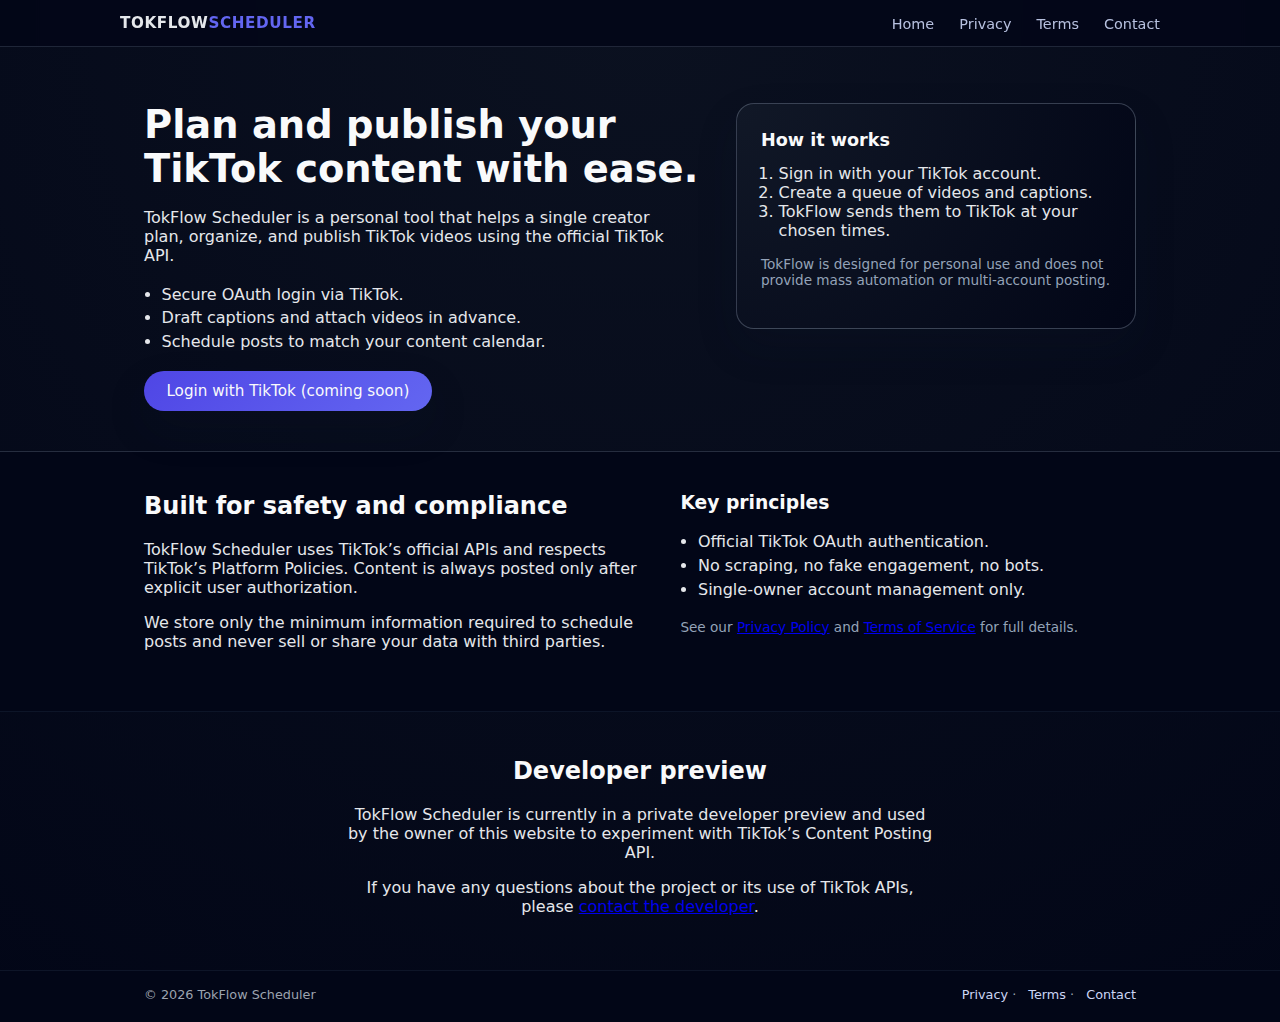
<file: index.html>
<!DOCTYPE html>
<html lang="en">
<head>
  <meta charset="UTF-8" />
  <title>TokFlow Scheduler – Simple TikTok Content Planner</title>
  <meta name="viewport" content="width=device-width, initial-scale=1" />
  <meta
    name="description"
    content="TokFlow Scheduler is a simple personal tool to organize and schedule TikTok posts using the official TikTok API."
  />
  <link rel="stylesheet" href="styles.css" />
</head>
<body>
  <header class="site-header">
    <div class="container nav">
      <div class="logo">TokFlow<span>Scheduler</span></div>
      <nav>
        <a href="index.html">Home</a>
        <a href="privacy.html">Privacy</a>
        <a href="terms.html">Terms</a>
        <a href="contact.html">Contact</a>
      </nav>
    </div>
  </header>

  <main>
    <section class="hero">
      <div class="container hero-inner">
        <div>
          <h1>Plan and publish your TikTok content with ease.</h1>
          <p class="lead">
            TokFlow Scheduler is a personal tool that helps a single creator
            plan, organize, and publish TikTok videos using the official
            TikTok API.
          </p>
          <ul class="bullet-list">
            <li>Secure OAuth login via TikTok.</li>
            <li>Draft captions and attach videos in advance.</li>
            <li>Schedule posts to match your content calendar.</li>
          </ul>
          <!-- This button is only visual for now; you can wire it later -->
          <a class="primary-btn" href="#coming-soon">Login with TikTok (coming soon)</a>
        </div>
        <div class="card hero-card">
          <h2>How it works</h2>
          <ol>
            <li>Sign in with your TikTok account.</li>
            <li>Create a queue of videos and captions.</li>
            <li>TokFlow sends them to TikTok at your chosen times.</li>
          </ol>
          <p class="note">
            TokFlow is designed for personal use and does not provide mass
            automation or multi-account posting.
          </p>
        </div>
      </div>
    </section>

    <section class="section-light">
      <div class="container two-col">
        <div>
          <h2>Built for safety and compliance</h2>
          <p>
            TokFlow Scheduler uses TikTok’s official APIs and respects
            TikTok’s Platform Policies. Content is always posted only after
            explicit user authorization.
          </p>
          <p>
            We store only the minimum information required to schedule posts
            and never sell or share your data with third parties.
          </p>
        </div>
        <div>
          <h3>Key principles</h3>
          <ul class="bullet-list">
            <li>Official TikTok OAuth authentication.</li>
            <li>No scraping, no fake engagement, no bots.</li>
            <li>Single-owner account management only.</li>
          </ul>
          <p class="note">
            See our <a href="privacy.html">Privacy Policy</a> and
            <a href="terms.html">Terms of Service</a> for full details.
          </p>
        </div>
      </div>
    </section>

    <section id="coming-soon" class="section-dark">
      <div class="container center">
        <h2>Developer preview</h2>
        <p>
          TokFlow Scheduler is currently in a private developer preview and
          used by the owner of this website to experiment with TikTok’s
          Content Posting API.
        </p>
        <p>
          If you have any questions about the project or its use of TikTok
          APIs, please <a href="contact.html">contact the developer</a>.
        </p>
      </div>
    </section>
  </main>

  <footer class="site-footer">
    <div class="container footer-inner">
      <span>© <span id="year"></span> TokFlow Scheduler</span>
      <span>
        <a href="privacy.html">Privacy</a> ·
        <a href="terms.html">Terms</a> ·
        <a href="contact.html">Contact</a>
      </span>
    </div>
  </footer>

  <script>
    // Simple dynamic year; optional
    document.getElementById("year").textContent = new Date().getFullYear();
  </script>
</body>
</html>
</file>
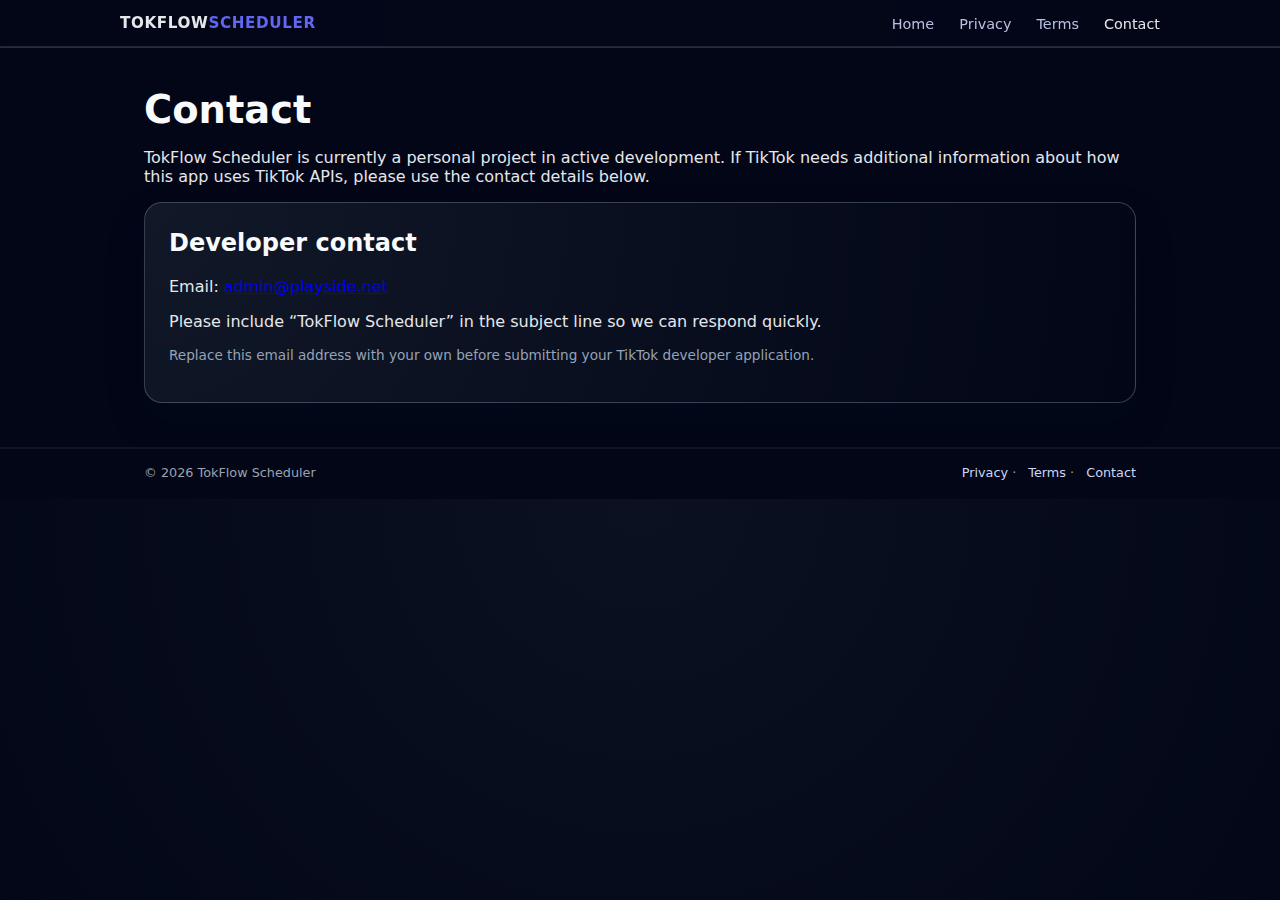
<file: contact.html>
<!DOCTYPE html>
<html lang="en">
<head>
  <meta charset="UTF-8" />
  <title>Contact – TokFlow Scheduler</title>
  <meta name="viewport" content="width=device-width, initial-scale=1" />
  <link rel="stylesheet" href="styles.css" />
</head>
<body>
  <header class="site-header">
    <div class="container nav">
      <div class="logo">TokFlow<span>Scheduler</span></div>
      <nav>
        <a href="index.html">Home</a>
        <a href="privacy.html">Privacy</a>
        <a href="terms.html">Terms</a>
        <a href="contact.html" class="active">Contact</a>
      </nav>
    </div>
  </header>

  <main>
    <section class="section-light">
      <div class="container">
        <h1>Contact</h1>
        <p>
          TokFlow Scheduler is currently a personal project in active
          development. If TikTok needs additional information about how this
          app uses TikTok APIs, please use the contact details below.
        </p>

        <div class="card">
          <h2>Developer contact</h2>
          <p>
            Email:
            <a href="mailto:admin@playside.net">admin@playside.net</a>
          </p>
          <p>
            Please include “TokFlow Scheduler” in the subject line so we can
            respond quickly.
          </p>
          <p class="note">
            Replace this email address with your own before submitting your
            TikTok developer application.
          </p>
        </div>
      </div>
    </section>
  </main>

  <footer class="site-footer">
    <div class="container footer-inner">
      <span>© <span id="year"></span> TokFlow Scheduler</span>
      <span>
        <a href="privacy.html">Privacy</a> ·
        <a href="terms.html">Terms</a> ·
        <a href="contact.html">Contact</a>
      </span>
    </div>
  </footer>

  <script>
    document.getElementById("year").textContent = new Date().getFullYear();
  </script>
</body>
</html>
</file>
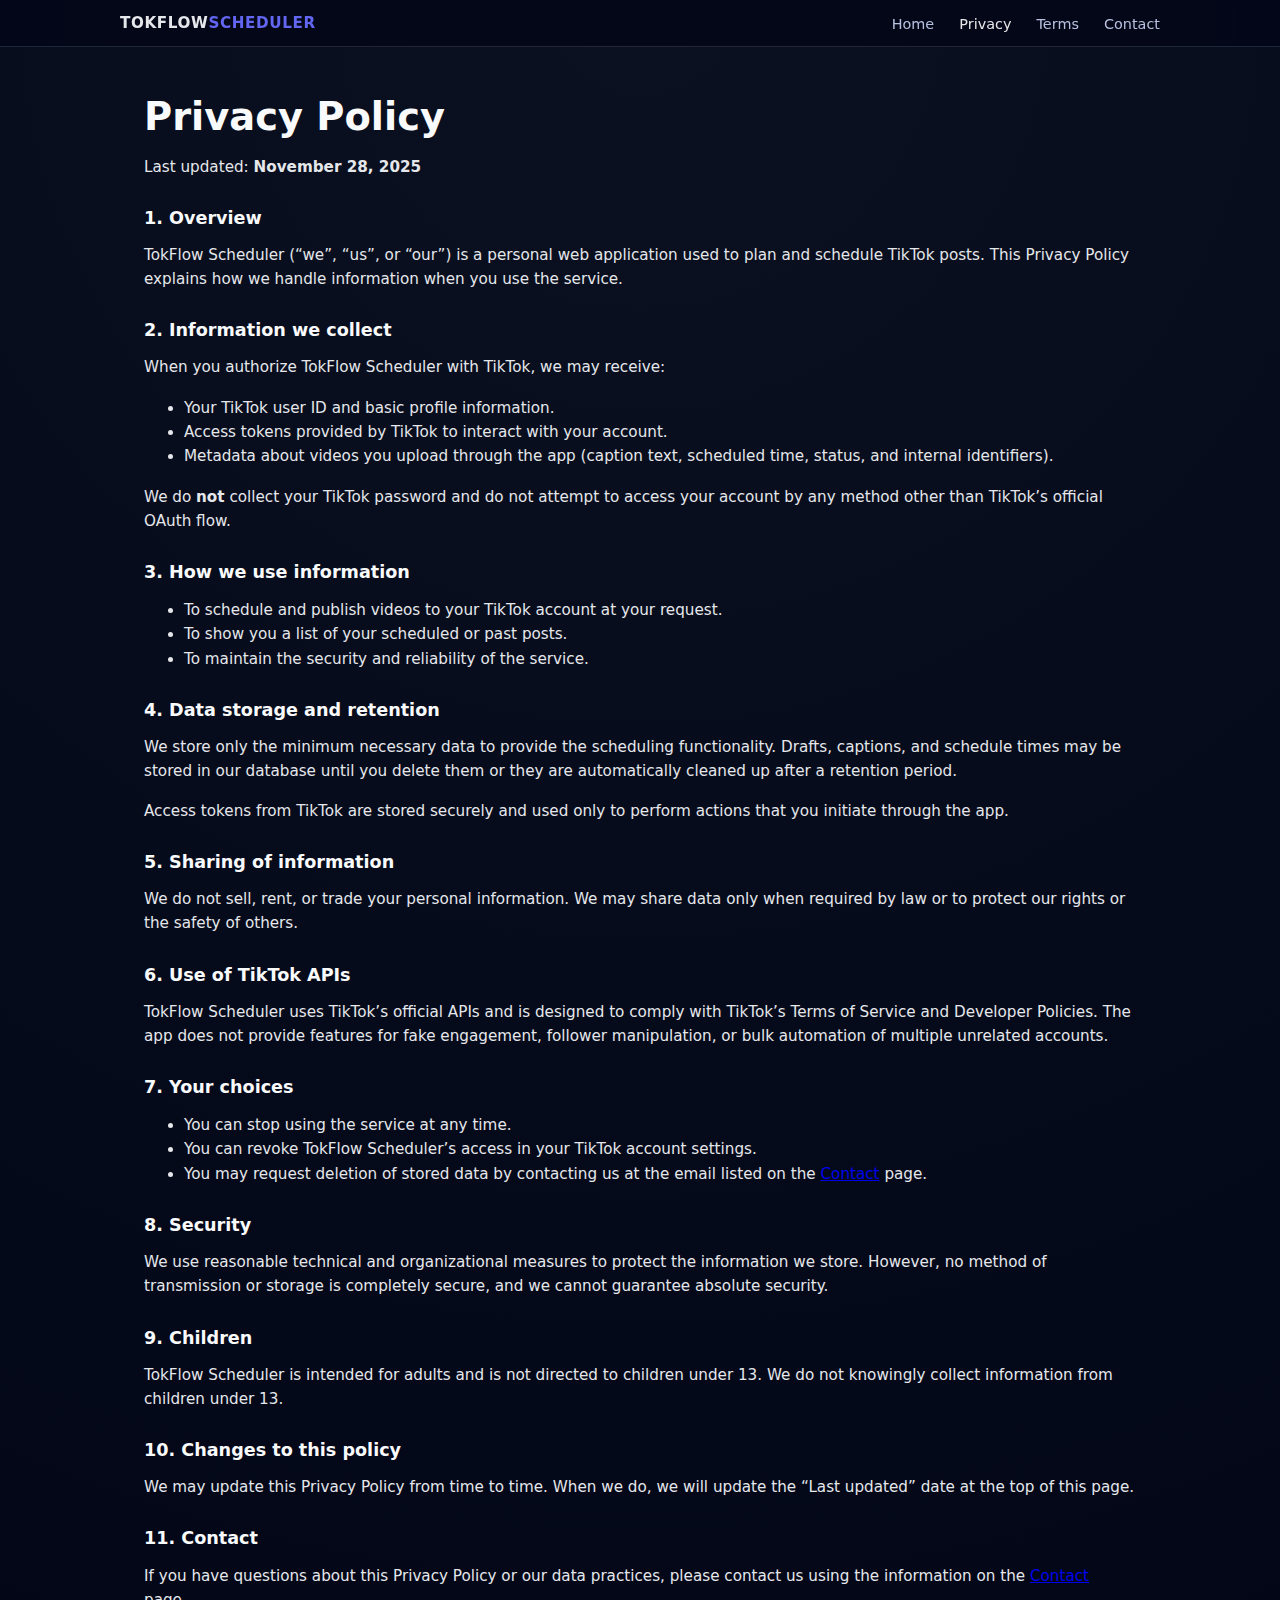
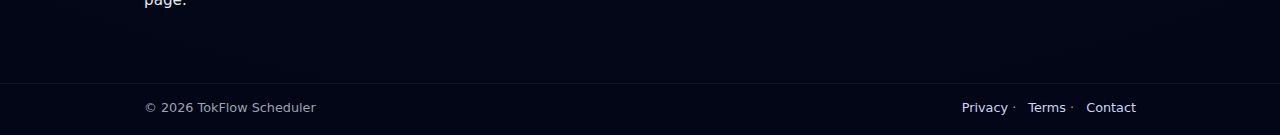
<file: privacy.html>
<!DOCTYPE html>
<html lang="en">
<head>
  <meta charset="UTF-8" />
  <title>Privacy Policy – TokFlow Scheduler</title>
  <meta name="viewport" content="width=device-width, initial-scale=1" />
  <link rel="stylesheet" href="styles.css" />
</head>
<body>
  <header class="site-header">
    <div class="container nav">
      <div class="logo">TokFlow<span>Scheduler</span></div>
      <nav>
        <a href="index.html">Home</a>
        <a href="privacy.html" class="active">Privacy</a>
        <a href="terms.html">Terms</a>
        <a href="contact.html">Contact</a>
      </nav>
    </div>
  </header>

  <main class="legal-page">
    <div class="container">
      <h1>Privacy Policy</h1>
      <p>Last updated: <strong>November 28, 2025</strong></p>

      <h2>1. Overview</h2>
      <p>
        TokFlow Scheduler (“we”, “us”, or “our”) is a personal web application
        used to plan and schedule TikTok posts. This Privacy Policy explains
        how we handle information when you use the service.
      </p>

      <h2>2. Information we collect</h2>
      <p>When you authorize TokFlow Scheduler with TikTok, we may receive:</p>
      <ul>
        <li>Your TikTok user ID and basic profile information.</li>
        <li>Access tokens provided by TikTok to interact with your account.</li>
        <li>Metadata about videos you upload through the app (caption text,
          scheduled time, status, and internal identifiers).</li>
      </ul>
      <p>
        We do <strong>not</strong> collect your TikTok password and do not
        attempt to access your account by any method other than TikTok’s
        official OAuth flow.
      </p>

      <h2>3. How we use information</h2>
      <ul>
        <li>To schedule and publish videos to your TikTok account at your
          request.</li>
        <li>To show you a list of your scheduled or past posts.</li>
        <li>To maintain the security and reliability of the service.</li>
      </ul>

      <h2>4. Data storage and retention</h2>
      <p>
        We store only the minimum necessary data to provide the scheduling
        functionality. Drafts, captions, and schedule times may be stored in
        our database until you delete them or they are automatically cleaned
        up after a retention period.
      </p>
      <p>
        Access tokens from TikTok are stored securely and used only to perform
        actions that you initiate through the app.
      </p>

      <h2>5. Sharing of information</h2>
      <p>
        We do not sell, rent, or trade your personal information. We may share
        data only when required by law or to protect our rights or the safety
        of others.
      </p>

      <h2>6. Use of TikTok APIs</h2>
      <p>
        TokFlow Scheduler uses TikTok’s official APIs and is designed to
        comply with TikTok’s Terms of Service and Developer Policies. The app
        does not provide features for fake engagement, follower manipulation,
        or bulk automation of multiple unrelated accounts.
      </p>

      <h2>7. Your choices</h2>
      <ul>
        <li>You can stop using the service at any time.</li>
        <li>
          You can revoke TokFlow Scheduler’s access in your TikTok account
          settings.
        </li>
        <li>
          You may request deletion of stored data by contacting us at the
          email listed on the <a href="contact.html">Contact</a> page.
        </li>
      </ul>

      <h2>8. Security</h2>
      <p>
        We use reasonable technical and organizational measures to protect the
        information we store. However, no method of transmission or storage is
        completely secure, and we cannot guarantee absolute security.
      </p>

      <h2>9. Children</h2>
      <p>
        TokFlow Scheduler is intended for adults and is not directed to
        children under 13. We do not knowingly collect information from
        children under 13.
      </p>

      <h2>10. Changes to this policy</h2>
      <p>
        We may update this Privacy Policy from time to time. When we do, we
        will update the “Last updated” date at the top of this page.
      </p>

      <h2>11. Contact</h2>
      <p>
        If you have questions about this Privacy Policy or our data practices,
        please contact us using the information on the
        <a href="contact.html">Contact</a> page.
      </p>
    </div>
  </main>

  <footer class="site-footer">
    <div class="container footer-inner">
      <span>© <span id="year"></span> TokFlow Scheduler</span>
      <span>
        <a href="privacy.html">Privacy</a> ·
        <a href="terms.html">Terms</a> ·
        <a href="contact.html">Contact</a>
      </span>
    </div>
  </footer>

  <script>
    document.getElementById("year").textContent = new Date().getFullYear();
  </script>
</body>
</html>
</file>
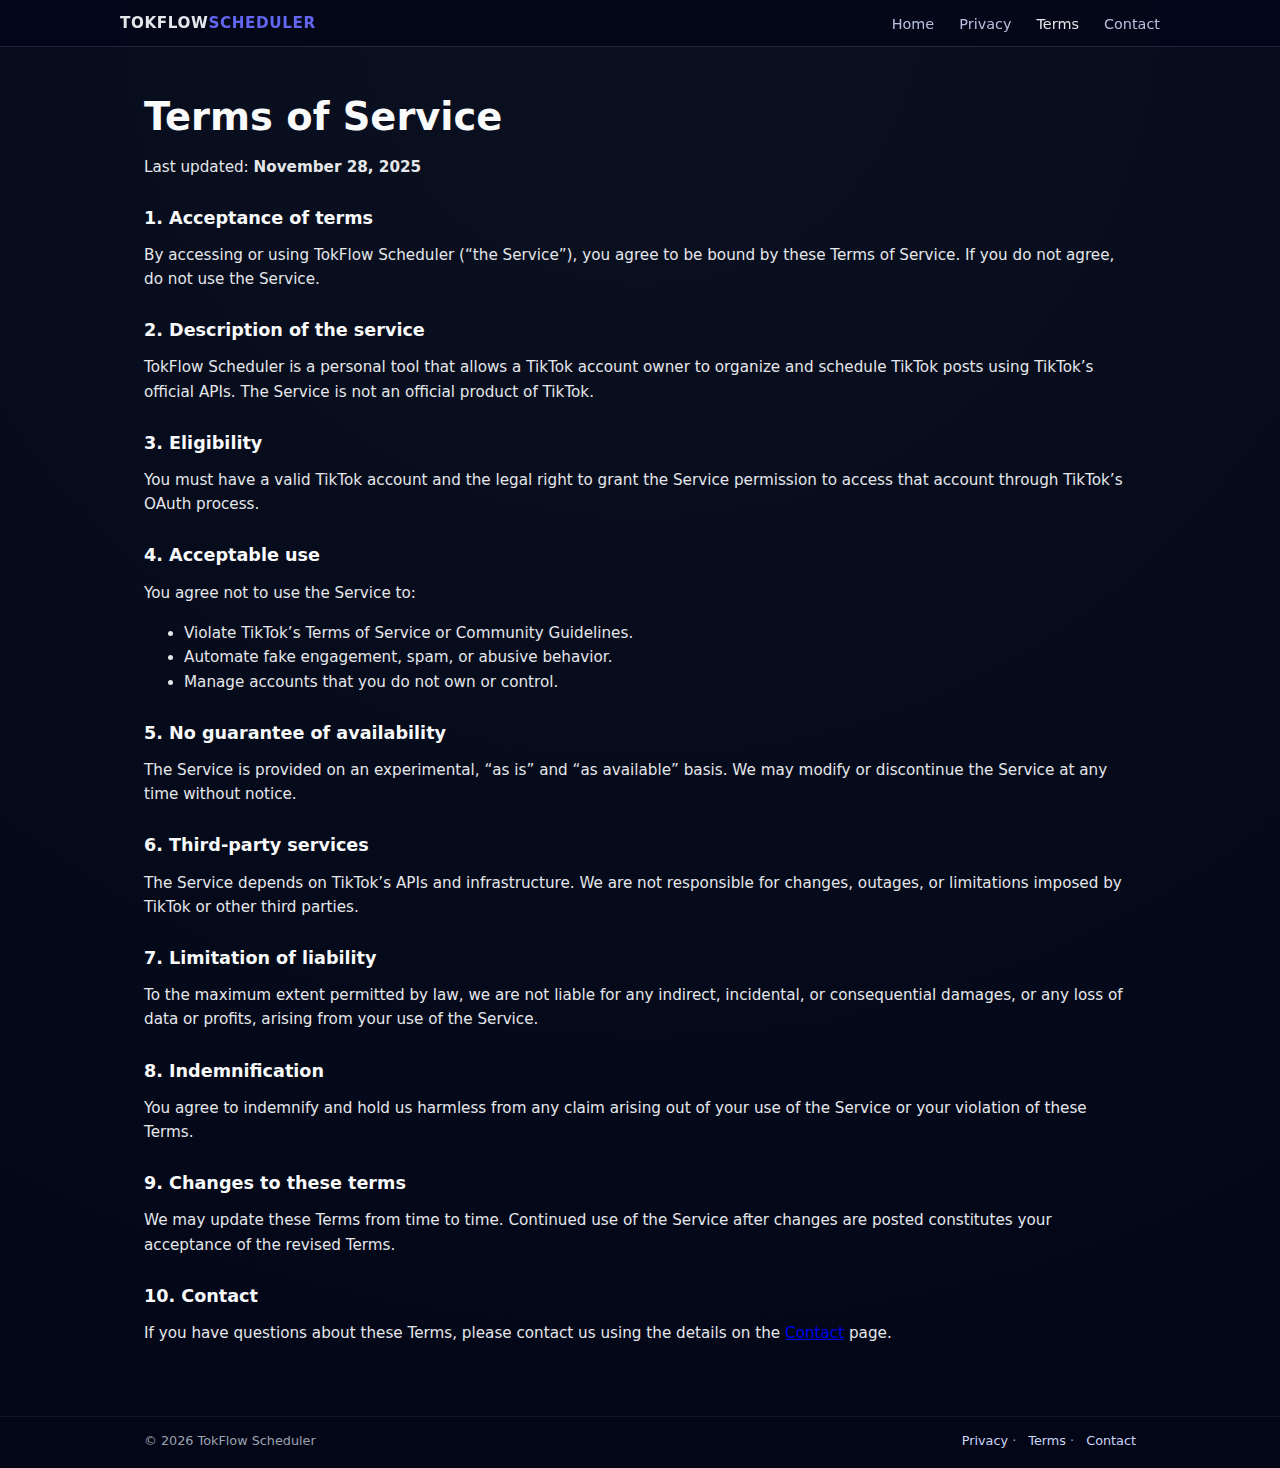
<file: terms.html>
<!DOCTYPE html>
<html lang="en">
<head>
  <meta charset="UTF-8" />
  <title>Terms of Service – TokFlow Scheduler</title>
  <meta name="viewport" content="width=device-width, initial-scale=1" />
  <link rel="stylesheet" href="styles.css" />
</head>
<body>
  <header class="site-header">
    <div class="container nav">
      <div class="logo">TokFlow<span>Scheduler</span></div>
      <nav>
        <a href="index.html">Home</a>
        <a href="privacy.html">Privacy</a>
        <a href="terms.html" class="active">Terms</a>
        <a href="contact.html">Contact</a>
      </nav>
    </div>
  </header>

  <main class="legal-page">
    <div class="container">
      <h1>Terms of Service</h1>
      <p>Last updated: <strong>November 28, 2025</strong></p>

      <h2>1. Acceptance of terms</h2>
      <p>
        By accessing or using TokFlow Scheduler (“the Service”), you agree to
        be bound by these Terms of Service. If you do not agree, do not use
        the Service.
      </p>

      <h2>2. Description of the service</h2>
      <p>
        TokFlow Scheduler is a personal tool that allows a TikTok account
        owner to organize and schedule TikTok posts using TikTok’s official
        APIs. The Service is not an official product of TikTok.
      </p>

      <h2>3. Eligibility</h2>
      <p>
        You must have a valid TikTok account and the legal right to grant the
        Service permission to access that account through TikTok’s OAuth
        process.
      </p>

      <h2>4. Acceptable use</h2>
      <p>You agree not to use the Service to:</p>
      <ul>
        <li>Violate TikTok’s Terms of Service or Community Guidelines.</li>
        <li>Automate fake engagement, spam, or abusive behavior.</li>
        <li>Manage accounts that you do not own or control.</li>
      </ul>

      <h2>5. No guarantee of availability</h2>
      <p>
        The Service is provided on an experimental, “as is” and “as available”
        basis. We may modify or discontinue the Service at any time without
        notice.
      </p>

      <h2>6. Third-party services</h2>
      <p>
        The Service depends on TikTok’s APIs and infrastructure. We are not
        responsible for changes, outages, or limitations imposed by TikTok or
        other third parties.
      </p>

      <h2>7. Limitation of liability</h2>
      <p>
        To the maximum extent permitted by law, we are not liable for any
        indirect, incidental, or consequential damages, or any loss of data or
        profits, arising from your use of the Service.
      </p>

      <h2>8. Indemnification</h2>
      <p>
        You agree to indemnify and hold us harmless from any claim arising out
        of your use of the Service or your violation of these Terms.
      </p>

      <h2>9. Changes to these terms</h2>
      <p>
        We may update these Terms from time to time. Continued use of the
        Service after changes are posted constitutes your acceptance of the
        revised Terms.
      </p>

      <h2>10. Contact</h2>
      <p>
        If you have questions about these Terms, please contact us using the
        details on the <a href="contact.html">Contact</a> page.
      </p>
    </div>
  </main>

  <footer class="site-footer">
    <div class="container footer-inner">
      <span>© <span id="year"></span> TokFlow Scheduler</span>
      <span>
        <a href="privacy.html">Privacy</a> ·
        <a href="terms.html">Terms</a> ·
        <a href="contact.html">Contact</a>
      </span>
    </div>
  </footer>

  <script>
    document.getElementById("year").textContent = new Date().getFullYear();
  </script>
</body>
</html>
</file>
<file: styles.css>
:root {
  --bg: #050816;
  --bg-soft: #0b1020;
  --bg-light: #ffffff;
  --accent: #4f46e5;
  --accent-soft: #6366f1;
  --text-main: #0f172a;
  --text-muted: #64748b;
  --border-subtle: #e2e8f0;
  --radius-lg: 18px;
  --shadow-soft: 0 18px 40px rgba(15, 23, 42, 0.16);
  --font-sans: system-ui, -apple-system, BlinkMacSystemFont, "SF Pro Text",
    "Segoe UI", sans-serif;
}

*,
*::before,
*::after {
  box-sizing: border-box;
}

body {
  margin: 0;
  font-family: var(--font-sans);
  background: radial-gradient(circle at top, #0b1120, #020617);
  color: #e5e7eb;
}

/* Layout helpers */

.container {
  width: 100%;
  max-width: 1040px;
  margin: 0 auto;
  padding: 0 1.5rem;
}

.site-header {
  border-bottom: 1px solid rgba(148, 163, 184, 0.2);
  backdrop-filter: blur(12px);
  background: rgba(2, 6, 23, 0.86);
  position: sticky;
  top: 0;
  z-index: 20;
}

.nav {
  display: flex;
  align-items: center;
  justify-content: space-between;
  padding: 0.85rem 0;
}

.logo {
  font-weight: 700;
  letter-spacing: 0.04em;
  text-transform: uppercase;
  font-size: 0.95rem;
}

.logo span {
  color: var(--accent-soft);
}

nav a {
  color: #cbd5f5;
  text-decoration: none;
  font-size: 0.9rem;
  margin-left: 1.25rem;
  opacity: 0.9;
}

nav a:hover,
nav a.active {
  color: #ffffff;
}

/* Hero */

.hero {
  padding: 3.5rem 0 2.5rem;
}

.hero-inner {
  display: grid;
  grid-template-columns: minmax(0, 1.4fr) minmax(0, 1fr);
  gap: 2rem;
  align-items: flex-start;
}

h1,
h2,
h3 {
  color: #f9fafb;
  margin-top: 0;
}

h1 {
  font-size: clamp(2rem, 3vw, 2.6rem);
  line-height: 1.15;
  margin-bottom: 0.75rem;
}

.lead {
  color: #e5e7eb;
  margin-bottom: 1.25rem;
  max-width: 34rem;
}

.bullet-list {
  padding-left: 1.1rem;
  margin: 0 0 1.25rem;
  color: #e5e7eb;
}

.bullet-list li {
  margin-bottom: 0.3rem;
}

.primary-btn {
  display: inline-block;
  padding: 0.7rem 1.4rem;
  border-radius: 999px;
  background: linear-gradient(135deg, var(--accent), var(--accent-soft));
  color: #f9fafb;
  text-decoration: none;
  font-weight: 500;
  font-size: 0.95rem;
  box-shadow: var(--shadow-soft);
}

.primary-btn:hover {
  filter: brightness(1.05);
}

/* Cards / sections */

.card {
  background: radial-gradient(circle at top left, #111827, #020617);
  border-radius: var(--radius-lg);
  padding: 1.6rem 1.5rem;
  box-shadow: var(--shadow-soft);
  border: 1px solid rgba(148, 163, 184, 0.35);
}

.hero-card h2 {
  margin-top: 0;
  font-size: 1.1rem;
}

.hero-card ol {
  padding-left: 1.1rem;
  margin: 0 0 1rem;
}

.note {
  font-size: 0.85rem;
  color: #94a3b8;
}

/* Light section */

.section-light {
  background: #020617;
  padding: 2.5rem 0 2.75rem;
  border-top: 1px solid rgba(148, 163, 184, 0.25);
  border-bottom: 1px solid rgba(15, 23, 42, 0.9);
}

.two-col {
  display: grid;
  grid-template-columns: minmax(0, 1.1fr) minmax(0, 1fr);
  gap: 2.2rem;
}

.section-dark {
  padding: 2.8rem 0;
}

/* Legal pages */

.legal-page {
  padding: 3rem 0 3.5rem;
}

.legal-page h1 {
  margin-bottom: 0.3rem;
}

.legal-page h2 {
  font-size: 1.1rem;
  margin-top: 1.8rem;
}

.legal-page p,
.legal-page li {
  color: #e5e7eb;
  font-size: 0.95rem;
  line-height: 1.6;
}

/* Footer */

.site-footer {
  border-top: 1px solid rgba(15, 23, 42, 0.9);
  background: #020617;
  padding: 1rem 0 1.2rem;
}

.footer-inner {
  display: flex;
  justify-content: space-between;
  align-items: center;
  font-size: 0.8rem;
  color: #9ca3af;
}

.site-footer a {
  color: #cbd5f5;
  text-decoration: none;
  margin-left: 0.5rem;
}

.site-footer a:hover {
  color: #ffffff;
}

/* Misc */

.center {
  text-align: center;
  max-width: 40rem;
}

.center p {
  margin-bottom: 0.6rem;
}

/* Responsive */

@media (max-width: 768px) {
  .hero-inner,
  .two-col {
    grid-template-columns: minmax(0, 1fr);
  }

  nav a {
    margin-left: 0.8rem;
  }

  .footer-inner {
    flex-direction: column;
    gap: 0.4rem;
    text-align: center;
  }
}
</file>
